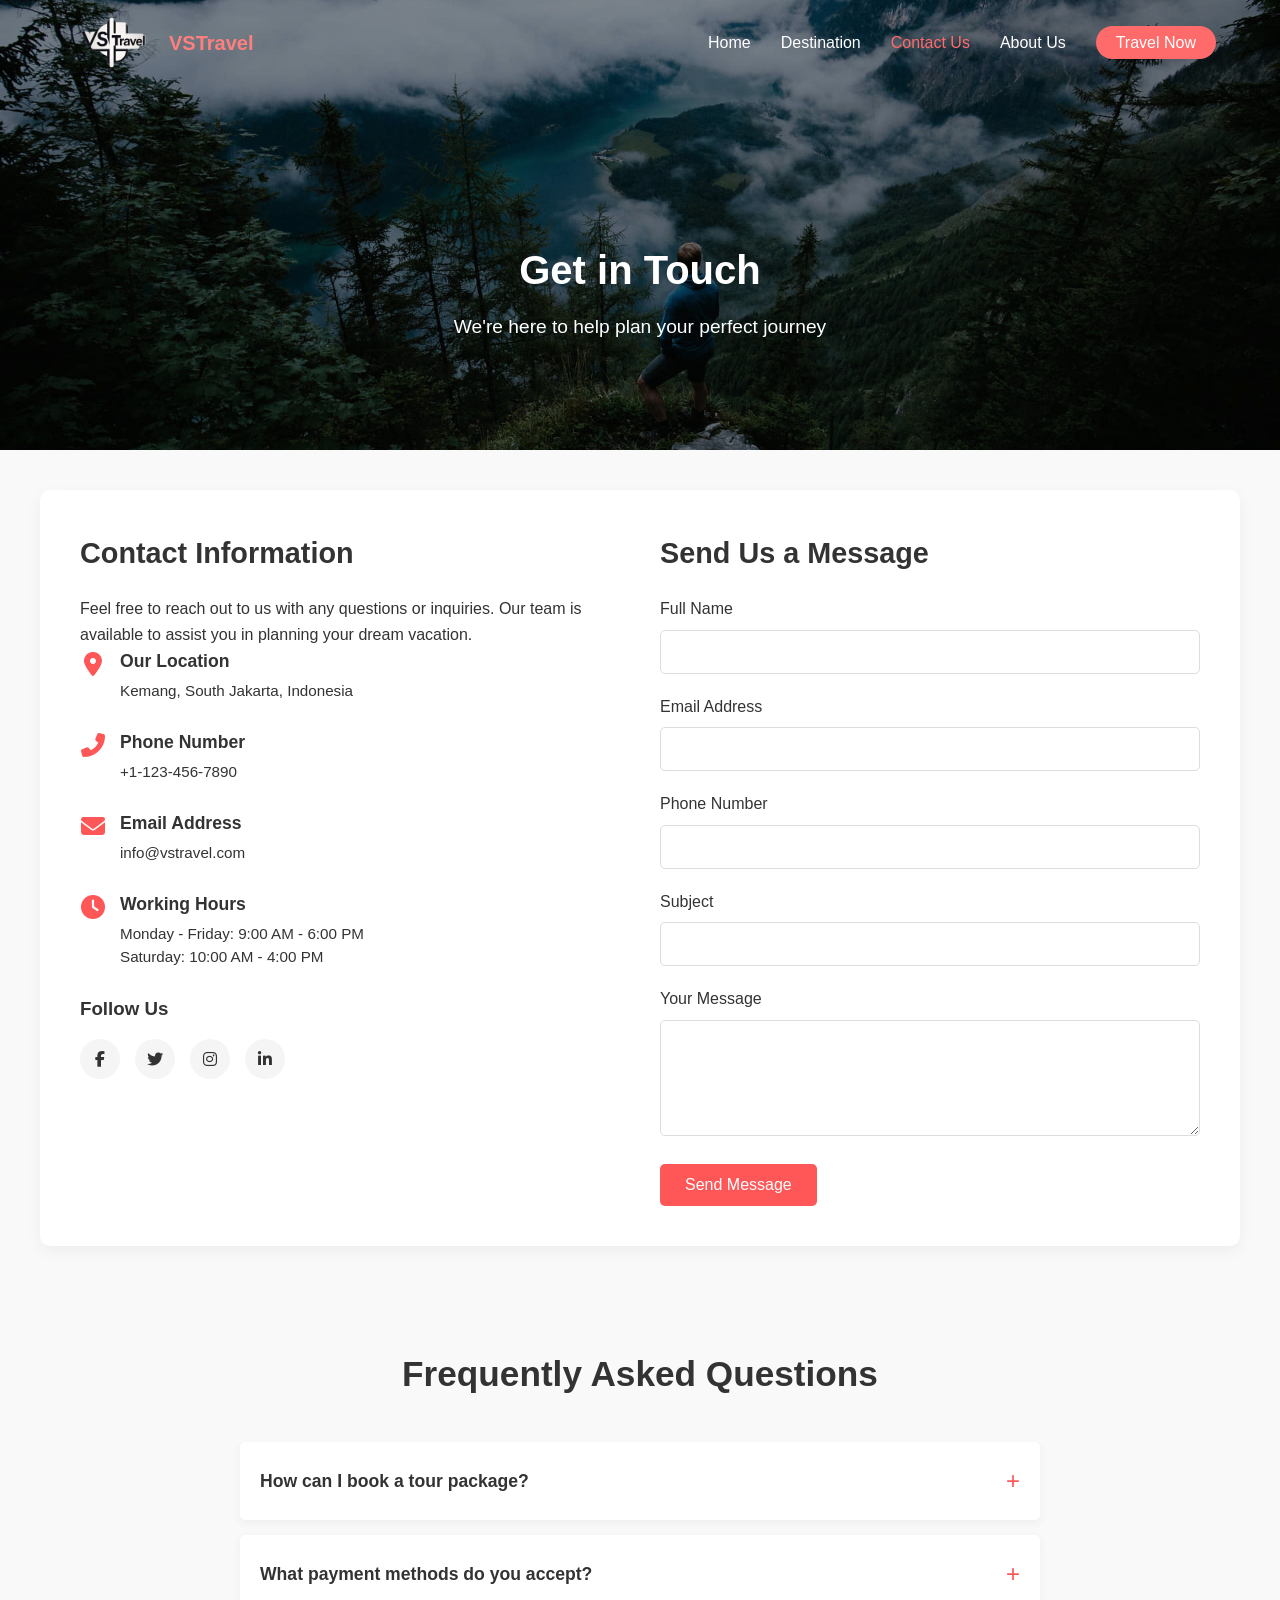
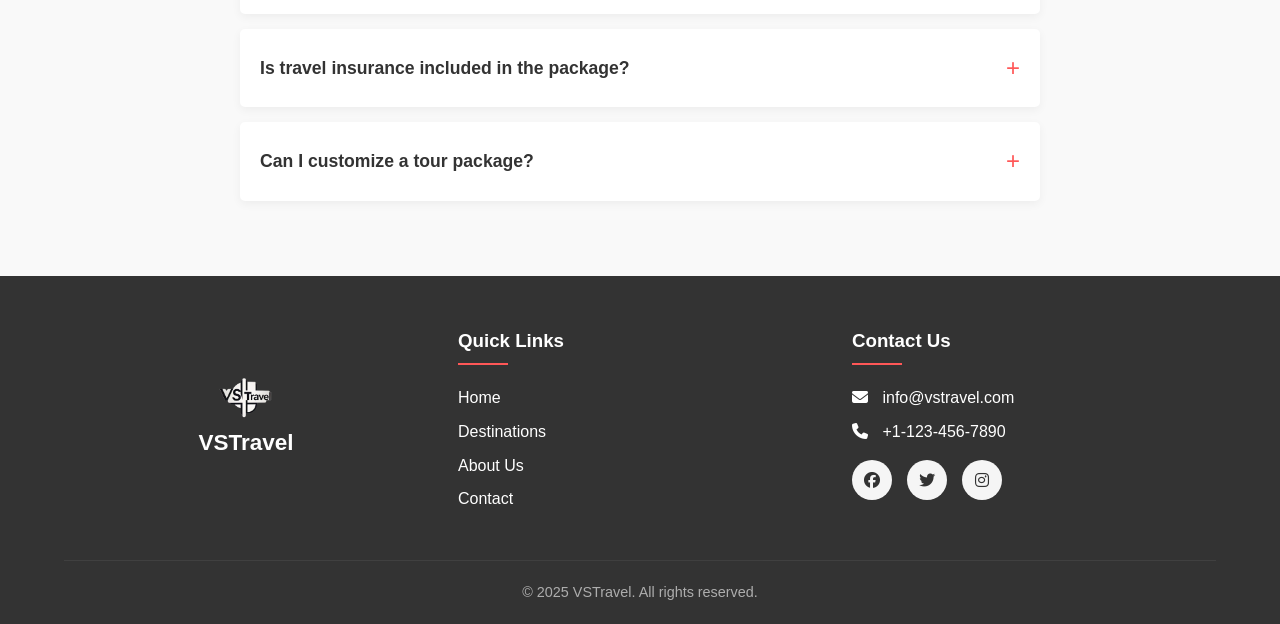
<file: Contact Us.html>
<!DOCTYPE html>
<html lang="en">
    <head>
        <meta charset="UTF-8">
        <meta name="viewport" content="width=device-width, initial-scale=1.0">
        <title>VSTravel - Book Your Travel</title>
        <link rel="stylesheet" href="https://cdnjs.cloudflare.com/ajax/libs/font-awesome/6.4.2/css/all.min.css">
        <link rel="stylesheet" href="Contact Us.css">
    </head>

    <body>
        <!-- Header -->
        <header>
            <nav class="navbar">
                <div class="logo">
                    <img src="Logo-2.png" alt="Logo VSTravel">
                    <span class="brand">VSTravel</span>
                </div>

                <ul class="nav-links">
                    <li><a href="index.html">Home</a></li>
                    <li><a href="Destination.html">Destination</a></li>
                    <li><a href="Contact Us.html"class="active">Contact Us</a></li>
                    <li><a href="About Us.html">About Us</a></li>
                    <li><a href="Travel Now.html" class="book-now">Travel Now</a></li>
                </ul>
            </nav>
        </header>

        <!-- Hero Section -->
        <section class="hero">
            <div class="hero-content">
                <h1>Get in Touch</h1>
                <p>We're here to help plan your perfect journey</p>
            </div>
        </section>

        <!-- Contact Section -->
        <section class="contact-container">
            <div class="contact-info">
                <h2>Contact Information</h2>
                <p>Feel free to reach out to us with any questions or inquiries. Our team is available to assist you in planning your dream vacation.</p>
                
                <div class="info-item">
                    <i class="fas fa-map-marker-alt"></i>
                    <div>
                        <h3>Our Location</h3>
                        <p>Kemang, South Jakarta, Indonesia</p>
                    </div>
                </div>

                <div class="info-item">
                    <i class="fas fa-phone-alt"></i>
                    <div>
                        <h3>Phone Number</h3>
                        <p>+1-123-456-7890</p>
                    </div>
                </div>

                <div class="info-item">
                    <i class="fas fa-envelope"></i>
                    <div>
                        <h3>Email Address</h3>
                        <p>info@vstravel.com</p>
                    </div>
                </div>

                <div class="info-item">
                    <i class="fas fa-clock"></i>
                    <div>
                        <h3>Working Hours</h3>
                        <p>Monday - Friday: 9:00 AM - 6:00 PM</p>
                        <p>Saturday: 10:00 AM - 4:00 PM</p>
                    </div>
                </div>

                <div class="social-media">
                    <h3>Follow Us</h3>
                    <div class="social-icons-atas">
                        <a href="#"><i class="fab fa-facebook-f"></i></a>
                        <a href="#"><i class="fab fa-twitter"></i></a>
                        <a href="#"><i class="fab fa-instagram"></i></a>
                        <a href="#"><i class="fab fa-linkedin-in"></i></a>
                    </div>
                </div>
            </div>

            <div class="contact-form">
                <h2>Send Us a Message</h2>

                <form id="contactForm">
                    <div class="form-group">
                        <label for="name">Full Name</label>
                        <input type="text" id="name" name="name" required>
                    </div>
                    
                    <div class="form-group">
                        <label for="email">Email Address</label>
                        <input type="email" id="email" name="email" required>
                    </div>
                    
                    <div class="form-group">
                        <label for="phone">Phone Number</label>
                        <input type="tel" id="phone" name="phone">
                    </div>
                    
                    <div class="form-group">
                        <label for="subject">Subject</label>
                        <input type="text" id="subject" name="subject" required>
                    </div>
                    
                    <div class="form-group">
                        <label for="message">Your Message</label>
                        <textarea id="message" name="message" rows="5" required></textarea>
                    </div>
                    
                    <button type="submit" class="submit-btn">Send Message</button>
                </form>
            </div>
        </section>

        <section class="faq-section">
            <h2>Frequently Asked Questions</h2>

            <div class="faq-container">
                <div class="faq-item">
                    <div class="faq-question">
                        <h3>How can I book a tour package?</h3>
                        <span class="toggle-icon">+</span>
                    </div>
                    
                    <div class="faq-answer">
                        <p>You can book a tour package directly through our website by clicking on the "Travel Now" button, or by contacting our customer service team via phone or email.</p>
                    </div>
                </div>

                <div class="faq-item">
                    <div class="faq-question">
                        <h3>What payment methods do you accept?</h3>
                        <span class="toggle-icon">+</span>
                    </div>
                    <div class="faq-answer">
                        <p>We accept all major credit cards, debit cards, PayPal, and bank transfers. All payments are secured and encrypted.</p>
                    </div>
                </div>

                <div class="faq-item">
                    <div class="faq-question">
                        <h3>Is travel insurance included in the package?</h3>
                        <span class="toggle-icon">+</span>
                    </div>
                    <div class="faq-answer">
                        <p>Travel insurance is not automatically included in our packages. However, we highly recommend purchasing travel insurance, which we can help arrange for an additional cost.</p>
                    </div>
                </div>

                <div class="faq-item">
                    <div class="faq-question">
                        <h3>Can I customize a tour package?</h3>
                        <span class="toggle-icon">+</span>
                    </div>
                    <div class="faq-answer">
                        <p>Yes, we offer customizable tour packages. Please contact our team with your specific requirements, and we'll create a tailored itinerary for you.</p>
                    </div>
                </div>
            </div>
        </section>

        <!-- Footer-->
        <footer>
            <div class="footer-content">
                <div class="footer-logo">
                    <img src="Logo-2.png" alt="VS Travel Logo">
                    <h2>VSTravel</h2>
                </div>

                <div class="footer-column">
                    <h3>Quick Links</h3>
                    <ul>
                        <li><a href="index.html">Home</a></li>
                        <li><a href="Destination.html">Destinations</a></li>
                        <li><a href="About Us.html">About Us</a></li>
                        <li><a href="Contact Us.html">Contact</a></li>
                    </ul>
                </div>

                <div class="footer-column">
                    <h3>Contact Us</h3>
                    <ul>
                        <li><i class="fas fa-envelope"></i> info@vstravel.com</li>
                        <li><i class="fas fa-phone"></i> +1-123-456-7890</li>
                    </ul>
                     <ul class="social-icons-bawah"> <!-- Using specific class for bottom icons -->
                        <li><a href="#"><i class="fab fa-facebook"></i></a></li>
                        <li><a href="#"><i class="fab fa-twitter"></i></a></li>
                        <li><a href="#"><i class="fab fa-instagram"></i></a></li>
                    </ul>
                </div>
            </div>

            <div class="footer-bottom">
                <p>&copy; 2025 VSTravel. All rights reserved.</p>
            </div>
        </footer>

        <script src="Contact Us.js"></script>
    </body>
</html>
</file>
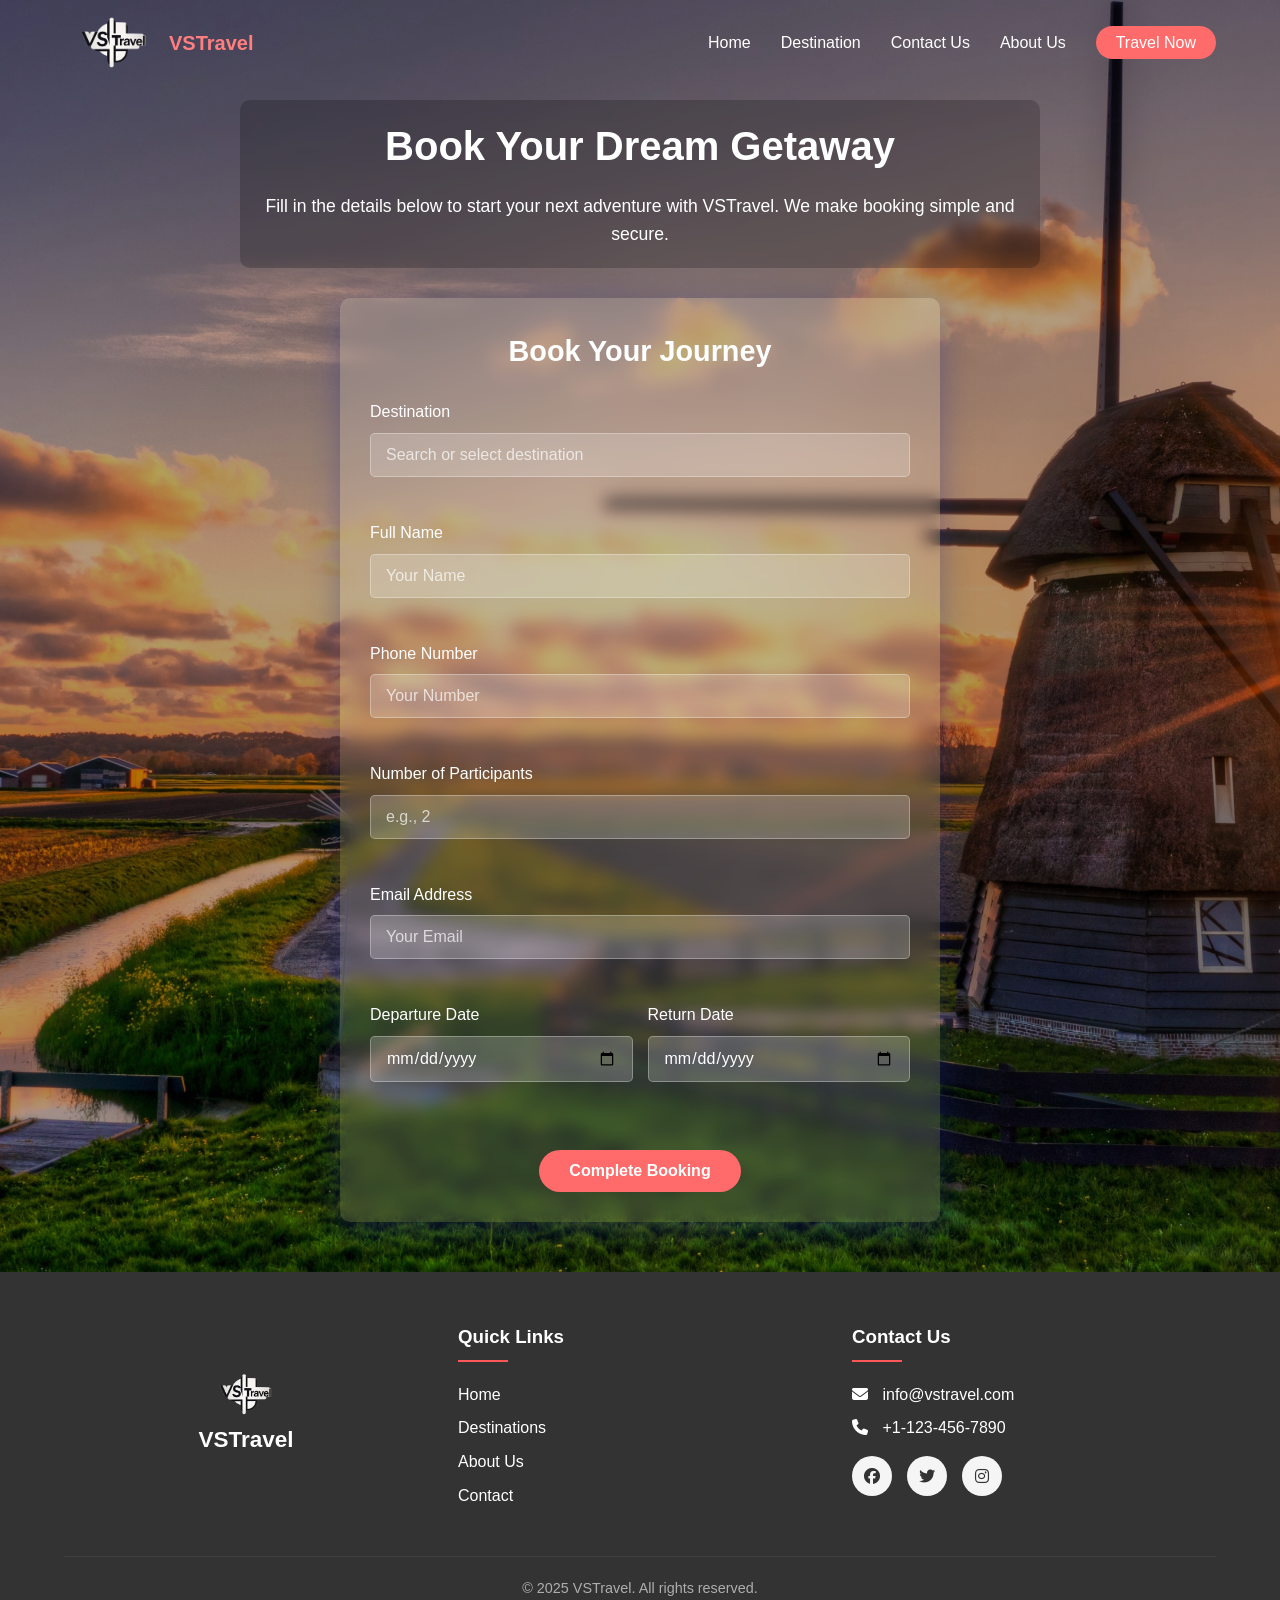
<file: Travel Now.html>
<!DOCTYPE html>
<html lang="en">
    <head>
        <meta charset="UTF-8">
        <meta name="viewport" content="width=device-width, initial-scale=1.0">
        <title>VSTravel - Book Your Travel Tickets Easily and Quickly</title>
        <link rel="stylesheet" href="Travel Now.css">
        <link rel="stylesheet" href="https://cdnjs.cloudflare.com/ajax/libs/font-awesome/6.4.2/css/all.min.css">
    </head>

    <!-- Header -->
    <body>
        <header>
            <nav class="navbar">    
                <div class="logo">
                    <img src="Logo-2.png" alt="Logo VSTravel">
                    <span class="brand">VSTravel</span>
                </div>

                <ul class="nav-links">
                    <li><a href="index.html">Home</a></li>
                    <li><a href="Destination.html">Destination</a></li>
                    <li><a href="Contact Us.html">Contact Us</a></li>
                    <li><a href="About Us.html">About Us</a></li>   
                    <li><a href="Travel Now.html" class="book-now active">Travel Now</a></li> 
                </ul>
            </nav>
        </header>

        <!-- Hero Section -->
        <section class="hero">
            <div class="hero-content">
                <h1>Book Your Dream Getaway</h1>
                <p>Fill in the details below to start your next adventure with VSTravel. We make booking simple and secure.</p>
            </div>

            <!-- Travel Now Page -->
            <div id="travel-page" class="travel-page">
                <div class="travel-form"> 
                    <h2>Book Your Journey</h2>
                        
                    <form id="bookingForm">
                        <div class="form-group">
                            <label for="destination">Destination</label> 
                            <div class="destination-container">
                                <input type="text" id="destination" name="destination" placeholder="Search or select destination" autocomplete="off" required>
                                <div class="destination-dropdown" id="destination-dropdown"></div>
                            </div>
                             <span class="error-message" id="destinationError"></span>
                        </div>
            
                        <div class="form-group">
                            <label for="fullName">Full Name</label>
                            <input type="text" id="fullName" placeholder="Your Name" name="fullName" required>
                            <span class="error-message" id="fullNameError"></span>
                        </div> 
                        
                        <div class="form-group">
                            <label for="phoneNumber">Phone Number</label>
                            <input type="tel" id="phoneNumber" name="phoneNumber" placeholder="Your Number" required>
                            <span class="error-message" id="phoneNumberError"></span>
                        </div>
            
                        <div class="form-group">
                            <label for="participants">Number of Participants</label>
                            <input type="number" id="participants" name="participants" min="1" max="10" placeholder="e.g., 2" required> 
                            <span class="error-message" id="participantsError"></span>
                        </div>
            
                        <div class="form-group">
                            <label for="email">Email Address</label>
                            <input type="email" id="email" name="email" placeholder="Your Email" required> 
                            <span class="error-message" id="emailError"></span>
                        </div>
                        
                        <div class="date-group-container"> 
                            <div class="form-group date-group">
                                <label for="departure">Departure Date</label>
                                <input type="date" id="departure" name="departure" required>
                                <span class="error-message" id="departureDateError"></span>
                            </div>
                
                            <div class="form-group date-group">
                                <label for="return">Return Date</label>
                                <input type="date" id="return" name="return" required>
                                <span class="error-message" id="returnDateError"></span>
                            </div>
                        </div>
            
                        <div class="form-actions">
                            <button type="submit" id="submitBtn" class="submit-btn">Complete Booking</button>
                        </div>
                    </form>
                </div>

                <!-- Booking Confirmation (Hidden initially) -->
                <div id="bookingConfirmation" class="booking-confirmation hidden">
                    <div class="confirmation-content">
                        <div class="success-icon">✓</div>
                        <h3>Booking Complete!</h3>
                        <p>Thank you for booking your adventure with us.</p>
                        <p>Your booking details have been sent to your email.</p>
                        <div class="booking-details">
                            <span id="confirmedName"></span>
                            <span id="confirmedDates"></span>
                            <span id="confirmedParticipants"></span>
                        </div>
                        <p>Our team will contact you shortly to confirm all details.</p>
                        <button id="doneBtn" class="done-btn">Done</button>
                    </div>
                </div>
            </div>
        </section>

        <!-- Footer -->
        <footer>
            <div class="footer-content">
                <div class="footer-logo">
                    <img src="Logo-2.png" alt="VS Travel Logo">
                    <h2>VSTravel</h2>
                </div>

                <div class="footer-column">
                    <h3>Quick Links</h3>
                    <ul>
                        <li><a href="index.html">Home</a></li>
                        <li><a href="Destination.html">Destinations</a></li>
                        <li><a href="About Us.html">About Us</a></li>
                        <li><a href="Contact Us.html">Contact</a></li>
                    </ul>
                </div>

                <div class="footer-column">
                    <h3>Contact Us</h3>
                    <ul>
                        <li><i class="fas fa-envelope"></i> info@vstravel.com</li>
                        <li><i class="fas fa-phone"></i> +1-123-456-7890</li>
                    </ul>
                    <ul class="social-icons">
                        <li><a href="#"><i class="fab fa-facebook"></i></a></li>
                        <li><a href="#"><i class="fab fa-twitter"></i></a></li>
                        <li><a href="#"><i class="fab fa-instagram"></i></a></li>
                    </ul>
                </div>
            </div>

            <div class="footer-bottom">
                <p>&copy; 2025 VSTravel. All rights reserved.</p>
            </div>
        </footer>

        <script src="Travel Now.js"></script>
    </body>
</html>
</file>
<file: Contact Us.css>
/* General Styles */
* {
    margin: 0;
    padding: 0;
    box-sizing: border-box;
    font-family: 'Segoe UI', Tahoma, Geneva, Verdana, sans-serif;
}

body {
    background-color: #f9f9f9;
    color: #333;
    line-height: 1.6;
}

a {
    text-decoration: none;
    color: inherit;
}

ul {
    list-style: none;
}

.btn {
    background-color: #FF6B6B;
    color: white;
    border: none;
    padding: 12px 25px;
    border-radius: 30px;
    font-weight: 600;
    cursor: pointer;
    transition: all 0.3s ease;
}

.btn:hover {
    background-color: #FF5252;
    transform: translateY(-2px);
    box-shadow: 0 5px 15px rgba(255, 107, 107, 0.3);
}

/* Header and Navigation */
header {
    position: fixed;
    width: 100%;
    top: 0;
    left: 0;
    background: transparent;
    transition: background 0.3s ease-in-out;
    z-index: 1000;
}

.header-scrolled {
    background: white;
    box-shadow: 0px 4px 10px rgba(0, 0, 0, 0.1);
}

header a {
    color: white; /* Warna teks awal putih */
    transition: color 0.3s ease-in-out;
}

.header-scrolled a {
    color: black; /* Warna teks berubah jadi hitam */
}

.navbar {
    display: flex;
    justify-content: space-between;
    align-items: center;
    padding: 15px 5%;
    margin: 0 auto;
}

.logo {
    display: flex;
    align-items: center;
    gap: 5px;
    border-radius: 8px;
}

.brand {
    font-size: 20px;
    font-weight: bold;
    color: #ff7f7f;
}

.logo img {
    width: 100px;
    height: auto;
}

.nav-links {
    display: flex;
    gap: 30px;
}

.nav-links li a {
    font-weight: 500;
    transition: color 0.3s;
}

.nav-links li a:hover, .nav-links li a.active {
    color: #FF6B6B;
}

.nav-links li a.book-now {
    background-color: #FF6B6B;
    color: white;
    padding: 8px 20px;
    border-radius: 30px;
    transition: all 0.3s;
}

.nav-links li a.book-now:hover {
    background-color: #FF5252;
    transform: translateY(-2px);
    box-shadow: 0 5px 15px rgba(255, 107, 107, 0.3);
}

/* Hero Section */
.hero {
    background: linear-gradient(rgba(0, 0, 0, 0.4), rgba(0, 0, 0, 0.4)), url('BG 5.jpg') no-repeat center center;
    background-size: cover;
    padding: 150px 20px 100px; /* Adjusted padding for better view on scroll */
    display: flex;
    justify-content: center;
    align-items: center;
    text-align: center;
    color: white;
    min-height: 50vh; /* Ensure hero has some height */
}

.hero-content h1 {
    font-size: 2.5rem;
    font-weight: 700;
    margin-bottom: 10px;
    margin-top: 80px; /* Push content down a bit due to fixed header */
}

.hero-content p {
    font-size: 1.2rem;
    max-width: 600px;
    margin: 0 auto;
}

/* Contact Section */
.contact-container {
    display: flex;
    flex-wrap: wrap;
    gap: 40px;
    margin: 0 auto;
    margin-top: 40px; /* Added margin-top */
    margin-bottom: 40px; /* Added margin-bottom */
    max-width: 1200px;
    background-color: white;
    border-radius: 10px;
    box-shadow: 0 5px 15px rgba(0, 0, 0, 0.05);
    padding: 40px;
}

.contact-info, .contact-form {
    flex: 1;
    min-width: 300px;
}

.contact-info h2, .contact-form h2 {
    font-size: 1.8rem;
    color: #333;
    margin-bottom: 20px;
}

.info-item {
    display: flex;
    align-items: flex-start; /* Align items to the start */
    margin-bottom: 25px;
}

.info-item i {
    color: #ff5757;
    font-size: 1.5rem;
    margin-right: 15px;
    margin-top: 5px; /* Align icon with first line of text */
    width: 25px; /* Give icon a fixed width */
    text-align: center;
}

.info-item h3 {
    font-size: 1.1rem;
    margin-bottom: 5px;
}

.info-item p {
    font-size: 0.95rem;
    line-height: 1.5;
}

.social-media h3 {
    margin-bottom: 15px;
}

.social-icons-atas {
    display: flex;
    gap: 15px;
}

.social-icons-atas a {
    display: flex;
    justify-content: center;
    align-items: center;
    width: 40px;
    height: 40px;
    border-radius: 50%;
    background-color: #f5f5f5;
    color: #333;
    transition: all 0.3s ease;
}

.social-icons-atas a:hover {
    background-color: #ff5757;
    color: white;
}

/* Form Styles */
.form-group {
    margin-bottom: 20px;
}

.form-group label {
    display: block;
    margin-bottom: 8px;
    font-weight: 500;
}

.form-group input,
.form-group textarea {
    width: 100%;
    padding: 12px 15px;
    border: 1px solid #ddd;
    border-radius: 5px;
    font-size: 1rem;
    transition: border-color 0.3s;
}

.form-group input:focus,
.form-group textarea:focus {
    border-color: #ff5757;
    outline: none;
}

.form-group input.error-input,
.form-group textarea.error-input {
    border-color: #e74c3c; /* Red border for error */
}


.submit-btn {
    background-color: #ff5757;
    color: white;
    padding: 12px 25px;
    border: none;
    border-radius: 5px;
    font-size: 1rem;
    font-weight: 500;
    cursor: pointer;
    transition: background-color 0.3s;
}

.submit-btn:hover {
    background-color: #e54545;
}

/* FAQ Section */
.faq-section {
    background-color: #f9f9f9;
    padding: 60px 20px; /* Add padding */
    text-align: center;
}

.faq-section h2 {
    font-size: 2.2rem; /* Consistent with other section titles */
    margin-bottom: 40px;
    color: #333;
}

.faq-container {
    max-width: 800px;
    margin: 0 auto;
}

.faq-item {
    background-color: white;
    border-radius: 5px;
    margin-bottom: 15px;
    box-shadow: 0 3px 10px rgba(0, 0, 0, 0.05);
    overflow: hidden;
    text-align: left; /* Align text to left for readability */
}

.faq-question {
    padding: 20px;
    display: flex;
    justify-content: space-between;
    align-items: center;
    cursor: pointer;
    transition: background-color 0.3s;
}

.faq-question:hover {
    background-color: #f0f0f0; /* Light hover effect */
}

.faq-question h3 {
    margin-bottom: 0;
    font-size: 1.1rem;
    font-weight: 600; /* Slightly bolder */
    color: #333;
}

.toggle-icon {
    font-size: 1.5rem;
    transition: transform 0.3s;
    color: #ff5757;
}

.faq-answer {
    padding: 0 20px;
    max-height: 0;
    overflow: hidden;
    transition: max-height 0.4s ease, padding 0.4s ease; /* Smoother transition */
    color: #555;
    line-height: 1.7;
}

.faq-item.active .faq-question {
    background-color: #f9f9f9; /* Indicate active question */
}

.faq-item.active .toggle-icon {
    transform: rotate(45deg);
}

.faq-item.active .faq-answer {
    padding: 0 20px 20px;
    max-height: 1000px; /* Ensure enough height for content */
    border-top: 1px solid #eee; /* Separator */
}

/* Footer bawah */
footer {
    background-color: #333;
    color: white;
    padding: 50px 5% 20px;
    margin-top: 0; /* Removed default margin for better control with sections */
}

.footer-content {
    display: grid;
    grid-template-columns: repeat(auto-fit, minmax(200px, 1fr));
    gap: 30px;
    max-width: 1200px;
    margin: 0 auto;
}

.footer-logo {
    font-size: 15px;
    margin-top: 50px; /* This might make the logo lower than other columns */
    display: flex;
    flex-direction: column;
    align-items: center; /* Keep centered for mobile */
    text-align: center; /* Keep centered for mobile */
}

.footer-logo img {
    width: 80px; /* Sesuaikan ukuran logo */
    height: auto;
    margin-bottom: 5px;
}

.footer-column h3 {
    position: relative;
    padding-bottom: 10px;
    margin-bottom: 20px;
}

.footer-column h3::after {
    content: '';
    position: absolute;
    left: 0;
    bottom: 0;
    width: 50px;
    height: 2px;
    background-color: #ff5757;
}

.footer-column ul li {
    margin-bottom: 8px;
}

.footer-column ul li a:hover {
    color: #ff5757;
}

.footer-contact p {
    margin-bottom: 10px;
    opacity: 0.8;
}

.fas { /* Applied globally, ensure it's intended */
    margin-right: 10px;
}

.social-icons-bawah { /* Renamed to avoid conflict if .social-icons is global */
    display: flex;
    gap: 15px;
    margin-top: 15px;
}

.social-icons-bawah a {
    display: flex;
    justify-content: center;
    align-items: center;
    width: 40px;
    height: 40px;
    border-radius: 50%;
    background-color: #f5f5f5;
    color: #333;
    transition: all 0.3s;
}

.social-icons-bawah a:hover {
    background-color: #FF6B6B;
    transform: translateY(-3px);
}

.footer-bottom {
    max-width: 1200px;
    margin: 40px auto 0;
    text-align: center;
    padding-top: 20px;
    border-top: 1px solid rgba(255, 255, 255, 0.1);
    opacity: 0.6;
    font-size: 0.9rem;
}

/* Responsive Design */
@media screen and (max-width: 768px) {
    .hero-content h1 {
        font-size: 2rem; /* Adjust for smaller screens */
    }
    .hero-content p {
        font-size: 1rem;
    }
    .nav-links {
        display: none; /* Consider a hamburger menu for mobile */
    }
    .contact-container {
        flex-direction: column;
        padding: 20px;
    }
    .faq-section {
        padding: 40px 15px;
    }
    .faq-question h3 {
        font-size: 1rem;
    }
}
</file>
<file: Travel Now.css>
/* General Styles */
* {
    margin: 0;
    padding: 0;
    box-sizing: border-box;
    font-family: 'Segoe UI', Tahoma, Geneva, Verdana, sans-serif;
}

body {
    background-color: #f9f9f9;
    color: #333;
    line-height: 1.6;
}

a {
    text-decoration: none;
    color: inherit;
}

ul {
    list-style: none;
}

/* Header and Navigation */
header {
    position: fixed;
    width: 100%;
    top: 0;
    left: 0;
    background: transparent;
    transition: background 0.3s ease-in-out;
    z-index: 1000;
}

.header-scrolled {
    background: white;
    box-shadow: 0px 4px 10px rgba(0, 0, 0, 0.1);
}

header a {
    color: white; 
    transition: color 0.3s ease-in-out;
}

.header-scrolled a {
    color: black; 
}

.navbar {
    display: flex;
    justify-content: space-between;
    align-items: center;
    padding: 15px 5%;
    margin: 0 auto;
}

.logo {
    display: flex;
    align-items: center;
    gap: 5px;
    border-radius: 8px;
}

.brand {
    font-size: 20px;
    font-weight: bold;
    color: #ff7f7f;
}

.logo img {
    width: 100px;
    height: auto;
}

.nav-links {
    display: flex;
    gap: 30px;
}

.nav-links li a {
    font-weight: 500;
    transition: color 0.3s;
}

.nav-links li a:hover, .nav-links li a.active {
    color: #FF6B6B;
}

.nav-links li a.book-now {
    background-color: #FF6B6B;
    color: white;
    padding: 8px 20px;
    border-radius: 30px;
    transition: all 0.3s;
}

.nav-links li a.book-now:hover {
    background-color: #FF5252;
    transform: translateY(-2px);
    box-shadow: 0 5px 15px rgba(255, 107, 107, 0.3);
}

/* Hero section styles */
.hero {
    min-height: 100vh; 
    width: 100%;
    background-image: linear-gradient(rgba(0, 0, 0, 0.3), rgba(0, 0, 0, 0.3)), url('BG 4.jpg');
    background-size: cover;
    background-position: center;
    position: relative;
    display: flex;
    flex-direction: column; 
    align-items: center;
    justify-content: center; 
    padding: 100px 5% 50px; 
}

.hero-content {
    max-width: 800px;
    color: white;
    padding: 20px;
    border-radius: 10px;
    background-color: rgba(0, 0, 0, 0.2);
    backdrop-filter: blur(5px);
    text-align: center; 
    margin-bottom: 30px;
}

.hero-content h1 {
    font-size: 2.5rem; 
    margin-bottom: 20px;
    line-height: 1.3;
}

.hero-content p {
    font-size: 1.1rem;
    margin-bottom: 0; 
}

/* Travel Now Page Styles */
.travel-page {  
    width: 100%;
    max-width: 600px; 
}

.travel-form {
    padding: 30px; 
    border-radius: 10px;
    background-color: rgba(255, 255, 255, 0.15); 
    backdrop-filter: blur(8px);
    box-shadow: 0 8px 32px 0 rgba(31, 38, 135, 0.37); 
}

.travel-form h2 {
    text-align: center;
    margin-bottom: 25px; 
    color: #ffffff;
    font-size: 1.8rem;
}

.form-group {
    margin-bottom: 20px; 
}

.form-group label {
    display: block;
    margin-bottom: 8px;
    font-weight: 500;
    color: #ffffff;
}

input, textarea { 
    width: 100%;
    padding: 12px 15px; 
    border: 1px solid rgba(255, 255, 255, 0.3); 
    border-radius: 5px;
    font-size: 1rem; 
    background-color: rgba(255, 255, 255, 0.2); 
    color: #ffffff; 
    transition: border-color 0.3s, background-color 0.3s;
}

input::placeholder, textarea::placeholder {
    color: rgba(255, 255, 255, 0.7); 
}

input:focus, textarea:focus {
    border-color: #FF6B6B; 
    background-color: rgba(255, 255, 255, 0.3);
    outline: none;
}

input[type="date"] {
    color-scheme: dark; 
}

input[type="date"]::-webkit-calendar-picker-indicator {
    filter: invert(1); 
}

.date-group-container { 
    display: flex;
    gap: 15px;
}

.date-group {
    flex: 1; 
}

.error-message {
    color: #ffd1d1; 
    font-size: 0.85rem;
    display: block;
    margin-top: 5px;
    min-height: 18px;
}

.form-actions {
    display: flex;
    justify-content: center;
    margin-top: 25px; 
}

.submit-btn, .done-btn {
    padding: 12px 30px; 
    border-radius: 30px; 
    cursor: pointer;
    font-weight: bold;
    font-size: 1rem; 
    transition: background-color 0.3s, transform 0.2s;
}

.submit-btn, .done-btn {
    background-color: #FF6B6B; 
    border: none;
    color: white;
}

.submit-btn:hover, .done-btn:hover {
    background-color: #FF5252; 
    transform: translateY(-2px);
}

/* Booking Confirmation Styles */
.booking-confirmation {
    text-align: center;
    padding: 30px 0; 
    width: 100%; 
    max-width: 500px; 
    margin: 0 auto; 
}

.confirmation-content {
    background-color: #ffffff; 
    color: #333; 
    padding: 40px; 
    border-radius: 8px;
    box-shadow: 0 4px 15px rgba(0, 0, 0, 0.1);
}

.success-icon {
    background-color: #4CAF50; 
    color: white;
    width: 70px; 
    height: 70px;
    border-radius: 50%;
    display: flex;
    justify-content: center;
    align-items: center;
    font-size: 36px; 
    margin: 0 auto 25px;
    line-height: 70px; 
}

.booking-confirmation h3 {
    font-size: 1.8rem;
    margin-bottom: 15px;
    color: #333;
}

.booking-confirmation p {
    font-size: 1rem;
    line-height: 1.6;
    margin-bottom: 10px;
}

.booking-details {
    background-color: #f9f9f9; 
    padding: 20px;
    border-radius: 4px;
    margin: 25px 0;
    font-weight: normal; 
    text-align: left; 
    border: 1px solid #eee;
}
.booking-details span {
    display: block;
    margin-bottom: 8px;
}
.booking-details span:last-child {
    margin-bottom: 0;
}

.hidden {
    display: none !important; 
}

/* DropDown */
.destination-container {
    position: relative;
}

.destination-dropdown {
    position: absolute;
    top: 100%;
    left: 0;
    width: 100%;
    max-height: 200px;
    overflow-y: auto;
    background-color: white;
    border-radius: 0 0 5px 5px;
    box-shadow: 0 4px 6px rgba(0, 0, 0, 0.1);
    z-index: 10;
    display: none;
}

.destination-dropdown.active {
    display: block;
}

.destination-item {
    padding: 12px 15px; 
    cursor: pointer;
    color: #333; 
    font-size: 0.95rem; 
    transition: background-color 0.2s;
}

.destination-item:hover {
    background-color: #f0f0f0;
}

/* Footer bawah */
footer {
    background-color: #333;
    color: white;
    padding: 50px 5% 20px;
}

.footer-content {
    display: grid;
    grid-template-columns: repeat(auto-fit, minmax(200px, 1fr));
    gap: 30px;
    max-width: 1200px;
    margin: 0 auto;
}

.footer-logo {
    font-size: 15px;
    margin-top: 50px;
    display: flex;
    flex-direction: column;
    align-items: center; 
    text-align: center; 
}

.footer-logo img {
    width: 80px; 
    height: auto;
    margin-bottom: 5px;
}

.footer-column h3 {
    position: relative;
    padding-bottom: 10px;
    margin-bottom: 20px;
}

.footer-column h3::after {
    content: '';
    position: absolute;
    left: 0;
    bottom: 0;
    width: 50px;
    height: 2px;
    background-color: #ff5757;
}

.footer-column ul li {
    margin-bottom: 8px;
}

.footer-column ul li a:hover {
    color: #ff5757;
}

.footer-contact p {
    margin-bottom: 10px;
    opacity: 0.8;
}

.fas {
    margin-right: 10px;
}

.social-icons {
    display: flex;
    gap: 15px;
    margin-top: 15px;
}

.social-icons a {
    display: flex;
    justify-content: center;
    align-items: center;
    width: 40px;
    height: 40px;
    border-radius: 50%;
    background-color: #f5f5f5;
    color: #333;
    transition: all 0.3s;
}

.social-icons a:hover {
    background-color: #FF6B6B;
    transform: translateY(-3px);
}

.footer-bottom {
    max-width: 1200px;
    margin: 40px auto 0;
    text-align: center;
    padding-top: 20px;
    border-top: 1px solid rgba(255, 255, 255, 0.1);
    opacity: 0.6;
    font-size: 0.9rem;
}

/* Responsive Design */
@media screen and (max-width: 768px) {
    .hero {
        padding: 80px 5% 30px; 
    }
    .hero-content h1 {
        font-size: 2rem;
    }
    .hero-content p {
        font-size: 1rem;
    }
    .nav-links {
        display: none; 
    }
    .travel-page {
        padding: 0 5%; 
    }
    .travel-form {
        padding: 20px; 
    }
    .travel-form h2 {
        font-size: 1.5rem;
    }
    .date-group-container {
        flex-direction: column; 
        gap: 20px; 
    }
    .confirmation-content {
        padding: 25px;
    }
    .booking-confirmation h3 {
        font-size: 1.5rem;
    }
}

@media screen and (max-width: 480px) {
    .hero-content h1 {
        font-size: 1.8rem;
    }
    .submit-btn, .done-btn {
        padding: 10px 20px;
        font-size: 0.9rem;
    }
}
</file>
